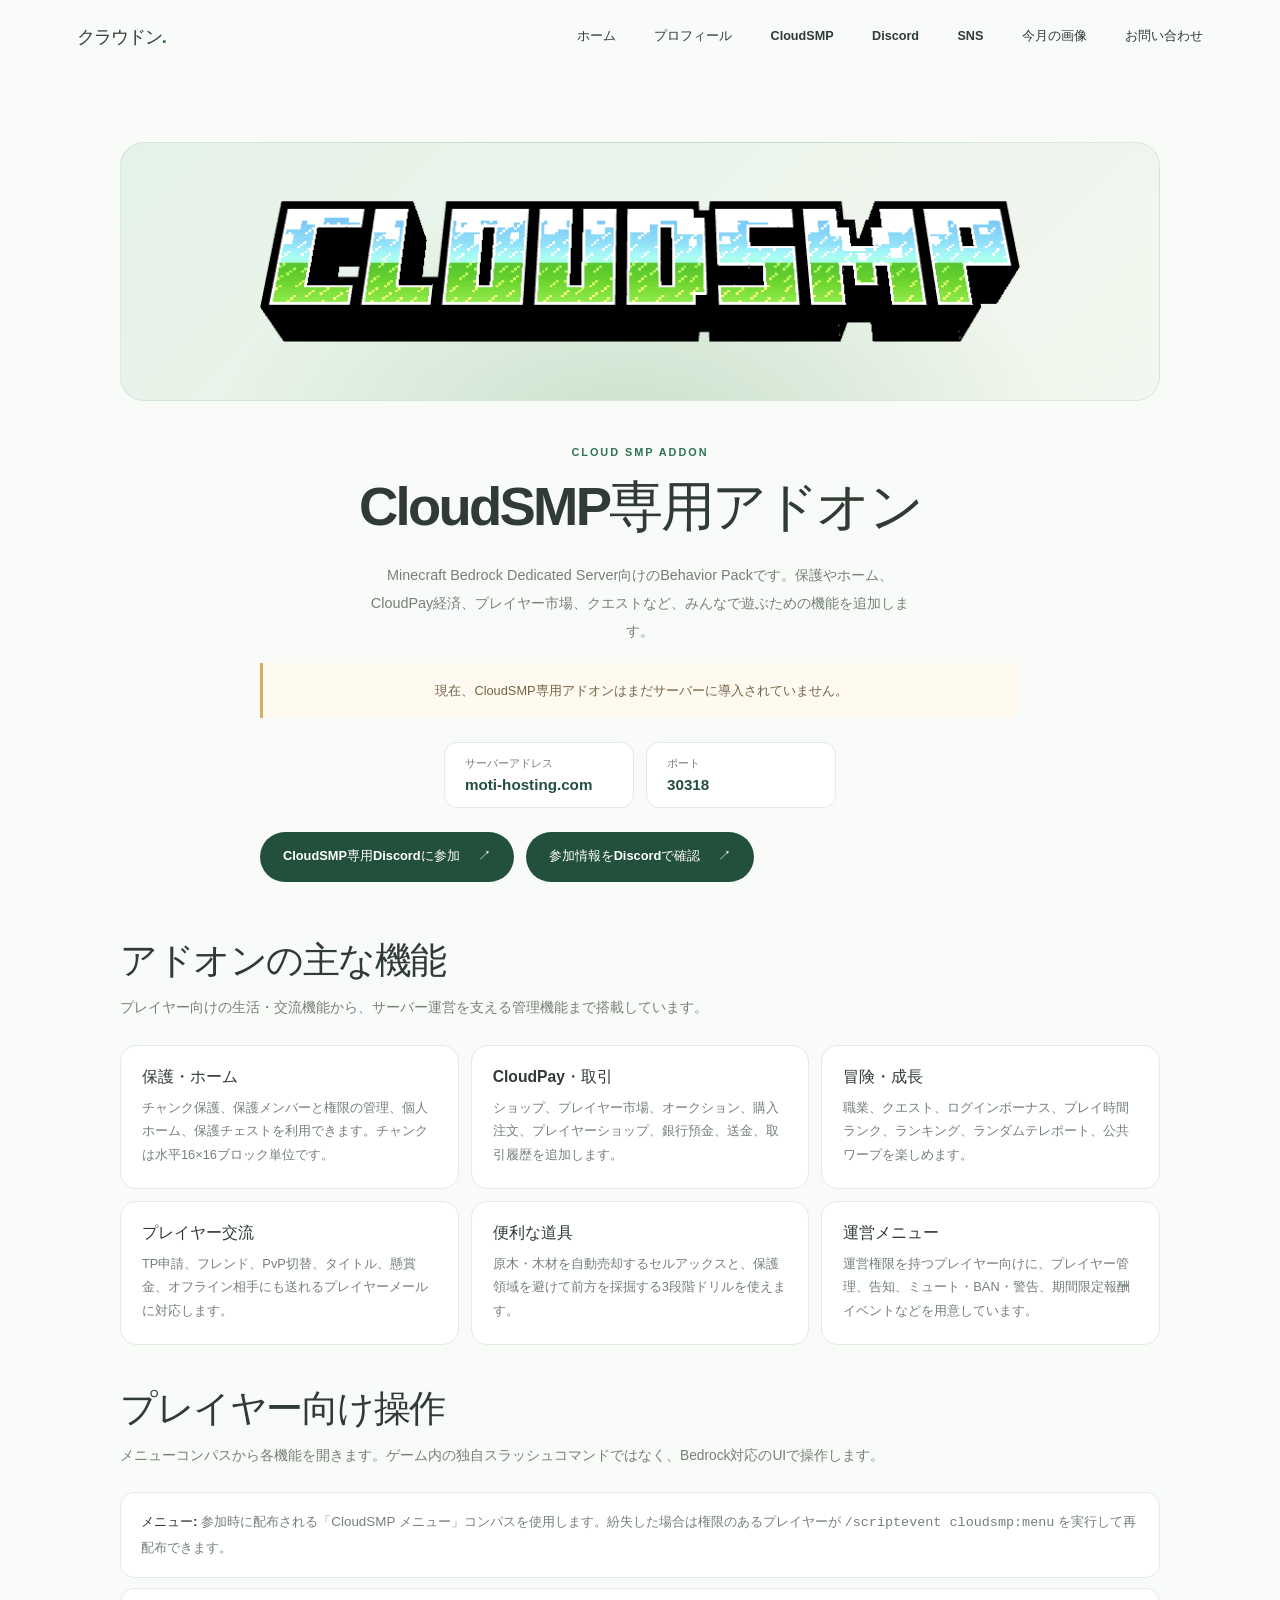
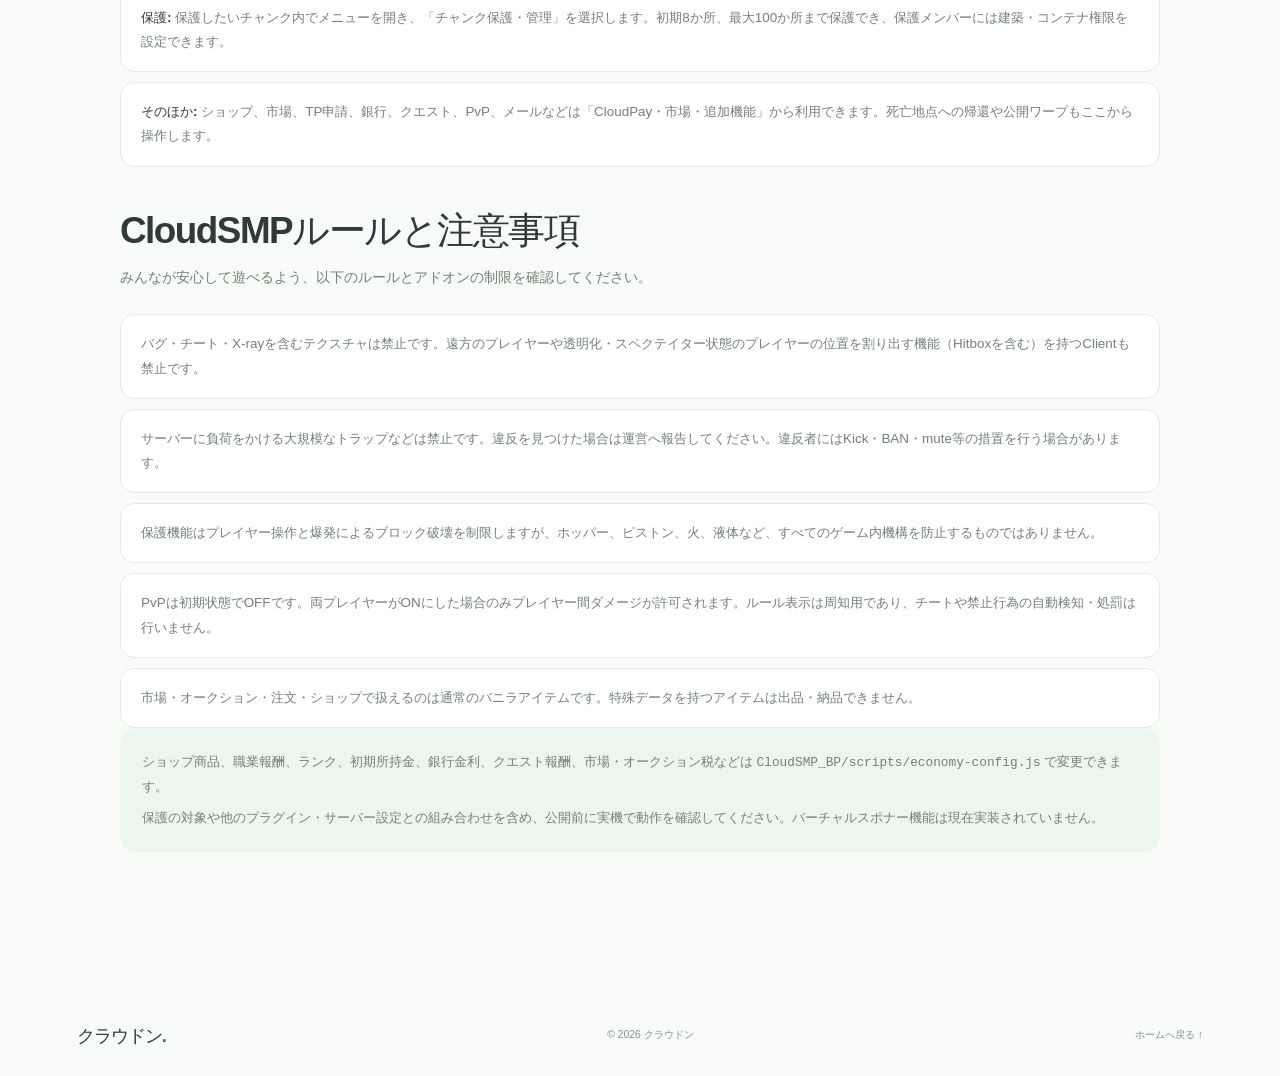
<file: cloudsmp.html>
<!doctype html>
<html lang="ja">
<head>
  <meta charset="utf-8">
  <meta name="viewport" content="width=device-width, initial-scale=1">
  <meta name="theme-color" content="#f8fbf8">
  <meta name="description" content="CloudSMP専用アドオンの機能、サーバー参加情報、プレイヤー向け操作やサーバールールをご紹介します。">
  <link rel="icon" type="image/jpeg" href="channels4_profile (1).jpg">
  <title>CloudSMP | クラウドン</title>
  <link rel="stylesheet" href="styles.css">
  <script src="site-config.js"></script>
  <script src="script.js" defer></script>
</head>
<body class="content-page">
  <header class="site-header">
    <a class="wordmark" href="index.html" aria-label="クラウドン ホーム">クラウドン<span>.</span></a>
    <button class="menu-toggle" type="button" aria-expanded="false" aria-controls="site-nav" aria-label="メニューを開く">
      <span></span><span></span>
    </button>
    <nav class="site-nav" id="site-nav" aria-label="メインメニュー">
      <a href="index.html">ホーム</a>
      <a href="profile.html">プロフィール</a>
      <a href="cloudsmp.html" aria-current="page">CloudSMP</a>
      <a href="discord.html">Discord</a>
      <a href="social.html">SNS</a>
      <a href="images.html">今月の画像</a>
      <a href="index.html#contact">お問い合わせ</a>
    </nav>
  </header>

  <main>
    <section class="section cloudsmp-page" aria-labelledby="cloudsmp-title">
      <div class="section-inner">
        <div class="cloudsmp-banner">
          <img src="title.png" alt="CloudSMP ロゴ">
        </div>
        <div class="cloudsmp-intro">
          <p class="eyebrow">CLOUD SMP ADDON</p>
          <h1 id="cloudsmp-title">CloudSMP専用アドオン</h1>
          <p class="body-copy">Minecraft Bedrock Dedicated Server向けのBehavior Packです。保護やホーム、CloudPay経済、プレイヤー市場、クエストなど、みんなで遊ぶための機能を追加します。</p>
          <p class="cloudsmp-callout" role="note">現在、CloudSMP専用アドオンはまだサーバーに導入されていません。</p>
          <div class="cloudsmp-server-info" aria-label="サーバー接続情報">
            <div><span>サーバーアドレス</span><strong>moti-hosting.com</strong></div>
            <div><span>ポート</span><strong>30318</strong></div>
          </div>
          <div class="cloudsmp-actions">
            <a class="button button-dark" href="https://discord.gg/8VEb7Ee9W8" target="_blank" rel="noopener noreferrer">CloudSMP専用Discordに参加 <span aria-hidden="true">↗</span></a>
            <a class="button button-dark" data-discord-link href="discord.html">参加情報をDiscordで確認 <span aria-hidden="true">↗</span></a>
          </div>
        </div>

        <section class="cloudsmp-section" aria-labelledby="cloudsmp-features">
          <h2 id="cloudsmp-features">アドオンの主な機能</h2>
          <p class="cloudsmp-section-lead">プレイヤー向けの生活・交流機能から、サーバー運営を支える管理機能まで搭載しています。</p>
          <div class="cloudsmp-feature-grid">
            <article class="cloudsmp-feature-card">
              <h3>保護・ホーム</h3>
              <p>チャンク保護、保護メンバーと権限の管理、個人ホーム、保護チェストを利用できます。チャンクは水平16×16ブロック単位です。</p>
            </article>
            <article class="cloudsmp-feature-card">
              <h3>CloudPay・取引</h3>
              <p>ショップ、プレイヤー市場、オークション、購入注文、プレイヤーショップ、銀行預金、送金、取引履歴を追加します。</p>
            </article>
            <article class="cloudsmp-feature-card">
              <h3>冒険・成長</h3>
              <p>職業、クエスト、ログインボーナス、プレイ時間ランク、ランキング、ランダムテレポート、公共ワープを楽しめます。</p>
            </article>
            <article class="cloudsmp-feature-card">
              <h3>プレイヤー交流</h3>
              <p>TP申請、フレンド、PvP切替、タイトル、懸賞金、オフライン相手にも送れるプレイヤーメールに対応します。</p>
            </article>
            <article class="cloudsmp-feature-card">
              <h3>便利な道具</h3>
              <p>原木・木材を自動売却するセルアックスと、保護領域を避けて前方を採掘する3段階ドリルを使えます。</p>
            </article>
            <article class="cloudsmp-feature-card">
              <h3>運営メニュー</h3>
              <p>運営権限を持つプレイヤー向けに、プレイヤー管理、告知、ミュート・BAN・警告、期間限定報酬イベントなどを用意しています。</p>
            </article>
          </div>
        </section>

        <section class="cloudsmp-section" aria-labelledby="cloudsmp-play-title">
          <h2 id="cloudsmp-play-title">プレイヤー向け操作</h2>
          <p class="cloudsmp-section-lead">メニューコンパスから各機能を開きます。ゲーム内の独自スラッシュコマンドではなく、Bedrock対応のUIで操作します。</p>
          <ul class="cloudsmp-list">
            <li><strong>メニュー:</strong> 参加時に配布される「CloudSMP メニュー」コンパスを使用します。紛失した場合は権限のあるプレイヤーが <code>/scriptevent cloudsmp:menu</code> を実行して再配布できます。</li>
            <li><strong>保護:</strong> 保護したいチャンク内でメニューを開き、「チャンク保護・管理」を選択します。初期8か所、最大100か所まで保護でき、保護メンバーには建築・コンテナ権限を設定できます。</li>
            <li><strong>そのほか:</strong> ショップ、市場、TP申請、銀行、クエスト、PvP、メールなどは「CloudPay・市場・追加機能」から利用できます。死亡地点への帰還や公開ワープもここから操作します。</li>
          </ul>
        </section>

        <section class="cloudsmp-section" aria-labelledby="cloudsmp-rules-title">
          <h2 id="cloudsmp-rules-title">CloudSMPルールと注意事項</h2>
          <p class="cloudsmp-section-lead">みんなが安心して遊べるよう、以下のルールとアドオンの制限を確認してください。</p>
          <ul class="cloudsmp-list">
            <li>バグ・チート・X-rayを含むテクスチャは禁止です。遠方のプレイヤーや透明化・スペクテイター状態のプレイヤーの位置を割り出す機能（Hitboxを含む）を持つClientも禁止です。</li>
            <li>サーバーに負荷をかける大規模なトラップなどは禁止です。違反を見つけた場合は運営へ報告してください。違反者にはKick・BAN・mute等の措置を行う場合があります。</li>
            <li>保護機能はプレイヤー操作と爆発によるブロック破壊を制限しますが、ホッパー、ピストン、火、液体など、すべてのゲーム内機構を防止するものではありません。</li>
            <li>PvPは初期状態でOFFです。両プレイヤーがONにした場合のみプレイヤー間ダメージが許可されます。ルール表示は周知用であり、チートや禁止行為の自動検知・処罰は行いません。</li>
            <li>市場・オークション・注文・ショップで扱えるのは通常のバニラアイテムです。特殊データを持つアイテムは出品・納品できません。</li>
          </ul>
          <div class="cloudsmp-notes">
            <p>ショップ商品、職業報酬、ランク、初期所持金、銀行金利、クエスト報酬、市場・オークション税などは <code>CloudSMP_BP/scripts/economy-config.js</code> で変更できます。</p>
            <p>保護の対象や他のプラグイン・サーバー設定との組み合わせを含め、公開前に実機で動作を確認してください。バーチャルスポナー機能は現在実装されていません。</p>
          </div>
        </section>
      </div>
    </section>
  </main>

  <footer class="site-footer">
    <a class="wordmark" href="index.html">クラウドン<span>.</span></a>
    <p>© <span id="current-year"></span> クラウドン</p>
    <a class="back-top" href="index.html">ホームへ戻る ↑</a>
  </footer>
</body>
</html>
</file>
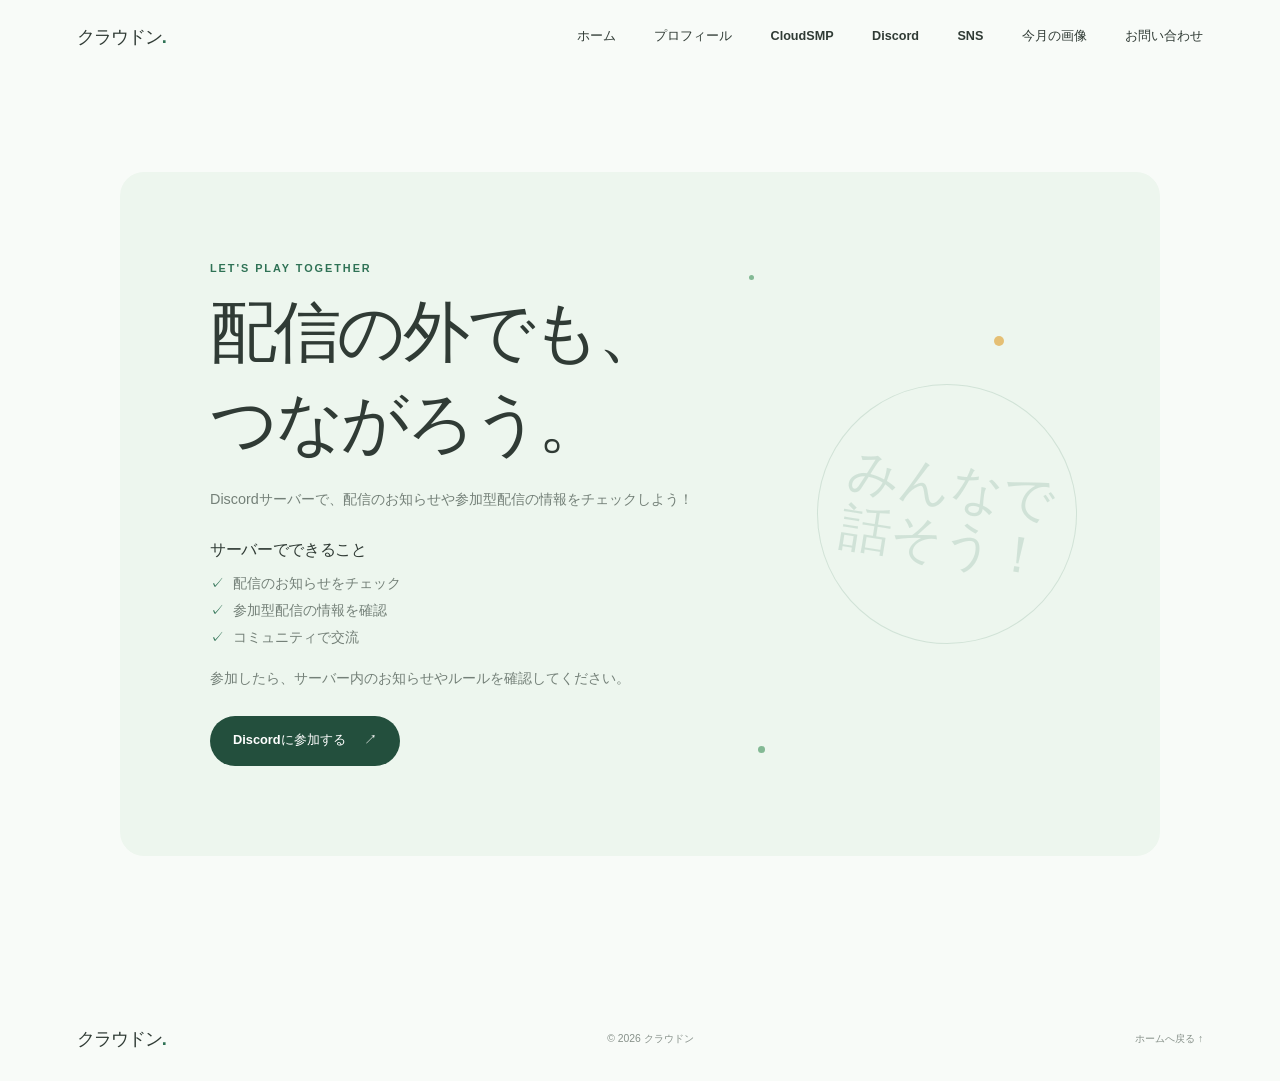
<file: discord.html>
<!doctype html>
<html lang="ja">
<head>
  <meta charset="utf-8">
  <meta name="viewport" content="width=device-width, initial-scale=1">
  <meta name="theme-color" content="#f8fbf8">
  <meta name="description" content="クラウドンのDiscordコミュニティ。配信のお知らせや参加型配信の情報はこちら。">
  <link rel="icon" type="image/jpeg" href="channels4_profile (1).jpg">
  <title>Discord | クラウドン</title>
  <link rel="stylesheet" href="styles.css">
  <script src="site-config.js"></script>
  <script src="script.js" defer></script>
</head>
<body class="content-page">
  <header class="site-header">
    <a class="wordmark" href="index.html" aria-label="クラウドン ホーム">クラウドン<span>.</span></a>
    <button class="menu-toggle" type="button" aria-expanded="false" aria-controls="site-nav" aria-label="メニューを開く">
      <span></span><span></span>
    </button>
    <nav class="site-nav" id="site-nav" aria-label="メインメニュー">
      <a href="index.html">ホーム</a>
      <a href="profile.html">プロフィール</a>
      <a href="cloudsmp.html">CloudSMP</a>
      <a href="discord.html" aria-current="page">Discord</a>
      <a href="social.html">SNS</a>
      <a href="images.html">今月の画像</a>
      <a href="index.html#contact">お問い合わせ</a>
    </nav>
  </header>

  <main>
    <section class="section detail-section" aria-labelledby="discord-title">
      <div class="section-inner discord-detail-card">
        <div class="discord-decoration" aria-hidden="true">みんなで<br>話そう！</div>
        <div class="discord-doodle" aria-hidden="true"><span></span><span></span><span></span></div>
        <div class="detail-copy">
          <p class="eyebrow">LET'S PLAY TOGETHER</p>
          <h1 id="discord-title">配信の外でも、<br>つながろう。</h1>
          <p class="body-copy" data-discord-description>Discordサーバーで、配信のお知らせや参加型配信の情報をチェックしよう！</p>
          <div class="community-notes">
            <h2 class="detail-subheading">サーバーでできること</h2>
            <ul>
              <li>配信のお知らせをチェック</li>
              <li>参加型配信の情報を確認</li>
              <li>コミュニティで交流</li>
            </ul>
            <p class="body-copy">参加したら、サーバー内のお知らせやルールを確認してください。</p>
          </div>
          <a class="button button-dark" data-discord-link href="#discord">Discordに参加する <span aria-hidden="true">↗</span></a>
        </div>
      </div>
    </section>
  </main>

  <footer class="site-footer">
    <a class="wordmark" href="index.html">クラウドン<span>.</span></a>
    <p>© <span id="current-year"></span> クラウドン</p>
    <a class="back-top" href="index.html">ホームへ戻る ↑</a>
  </footer>
</body>
</html>
</file>
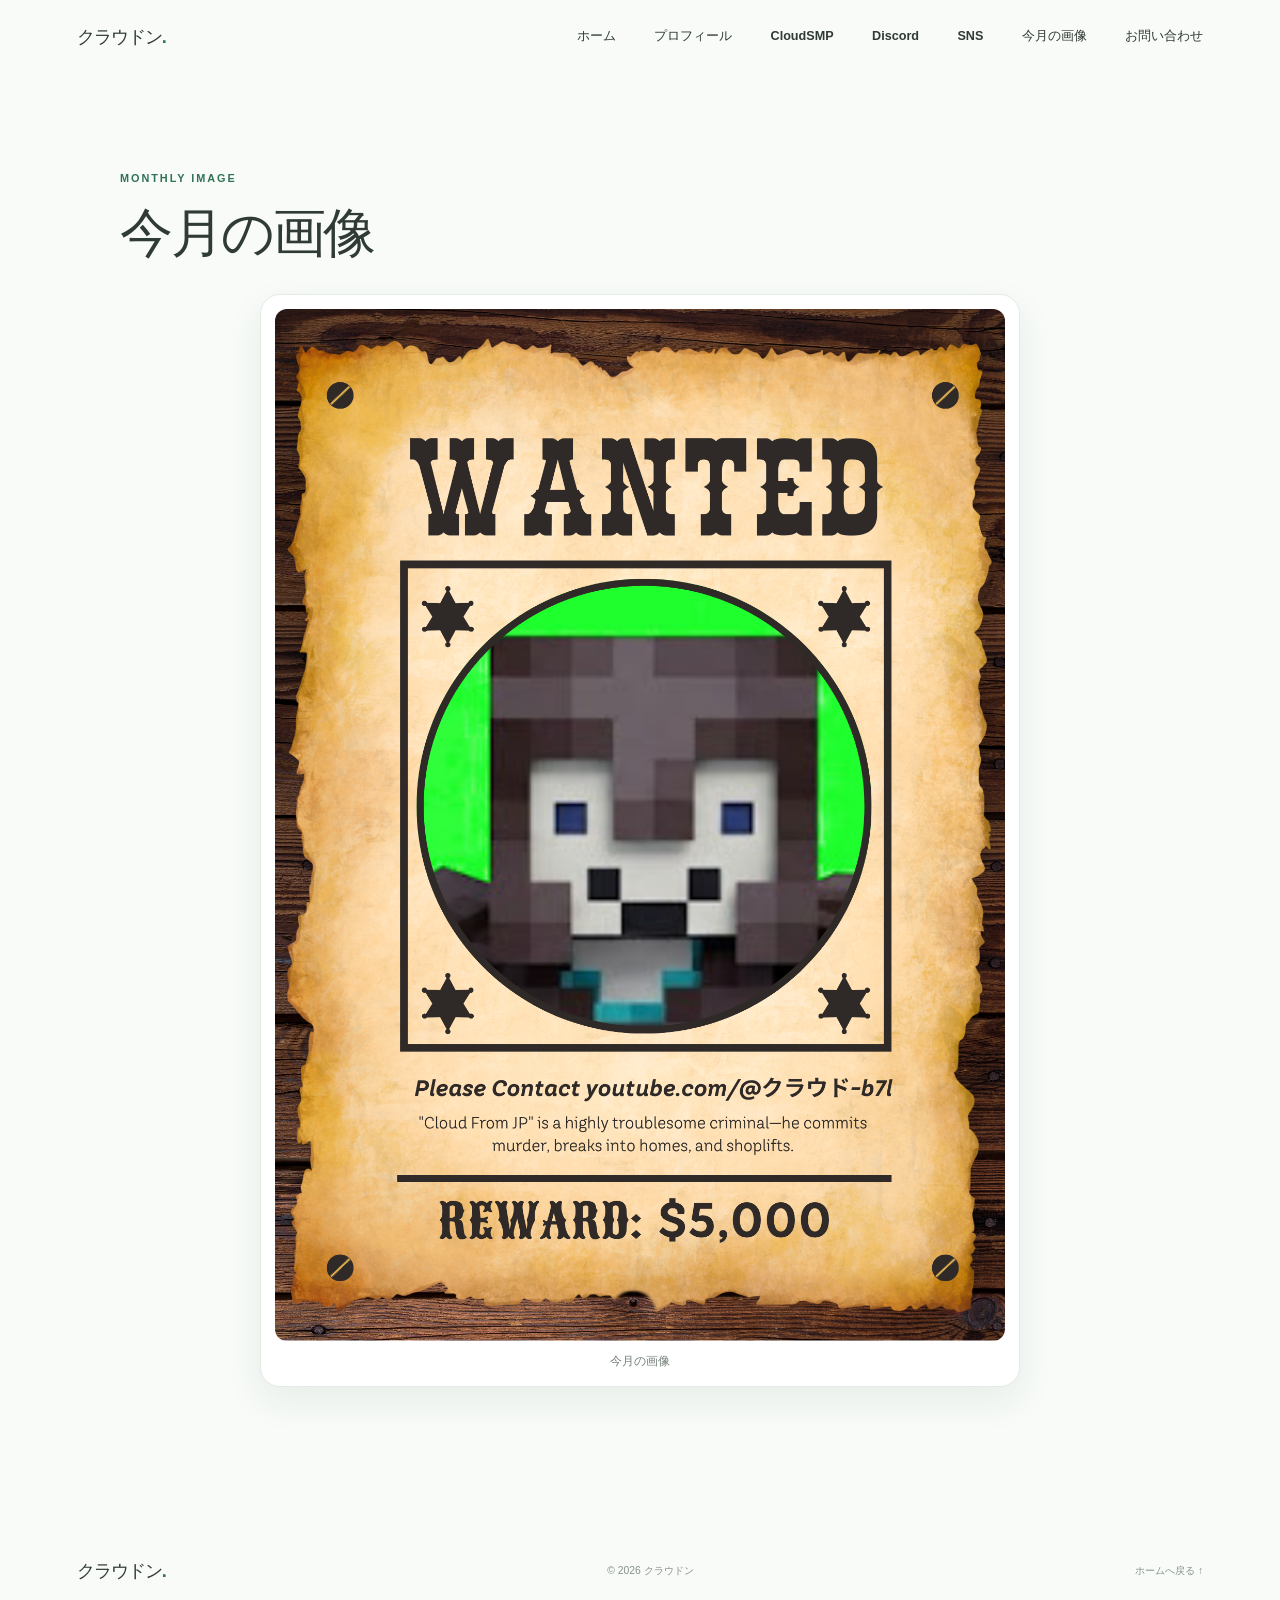
<file: images.html>
<!doctype html>
<html lang="ja">
<head>
  <meta charset="utf-8">
  <meta name="viewport" content="width=device-width, initial-scale=1">
  <meta name="theme-color" content="#f8fbf8">
  <meta name="description" content="クラウドンの今月の画像をご紹介します。">
  <link rel="icon" type="image/jpeg" href="channels4_profile (1).jpg">
  <title>今月の画像 | クラウドン</title>
  <link rel="stylesheet" href="styles.css">
  <script src="site-config.js"></script>
  <script src="script.js" defer></script>
</head>
<body class="content-page">
  <header class="site-header">
    <a class="wordmark" href="index.html" aria-label="クラウドン ホーム">クラウドン<span>.</span></a>
    <button class="menu-toggle" type="button" aria-expanded="false" aria-controls="site-nav" aria-label="メニューを開く">
      <span></span><span></span>
    </button>
    <nav class="site-nav" id="site-nav" aria-label="メインメニュー">
      <a href="index.html">ホーム</a>
      <a href="profile.html">プロフィール</a>
      <a href="cloudsmp.html">CloudSMP</a>
      <a href="discord.html">Discord</a>
      <a href="social.html">SNS</a>
      <a href="images.html" aria-current="page">今月の画像</a>
      <a href="index.html#contact">お問い合わせ</a>
    </nav>
  </header>

  <main>
    <section class="section detail-section gallery-section" aria-labelledby="gallery-title">
      <div class="section-inner">
        <div class="section-heading">
          <div>
            <p class="eyebrow">MONTHLY IMAGE</p>
            <h1 id="gallery-title">今月の画像</h1>
          </div>
        </div>
        <figure class="gallery-image-card">
          <img src="ki.png" alt="Cloud From JPを描いたWANTED風ポスター">
          <figcaption>今月の画像</figcaption>
        </figure>
      </div>
    </section>
  </main>

  <footer class="site-footer">
    <a class="wordmark" href="index.html">クラウドン<span>.</span></a>
    <p>© <span id="current-year"></span> クラウドン</p>
    <a class="back-top" href="index.html">ホームへ戻る ↑</a>
  </footer>
</body>
</html>
</file>
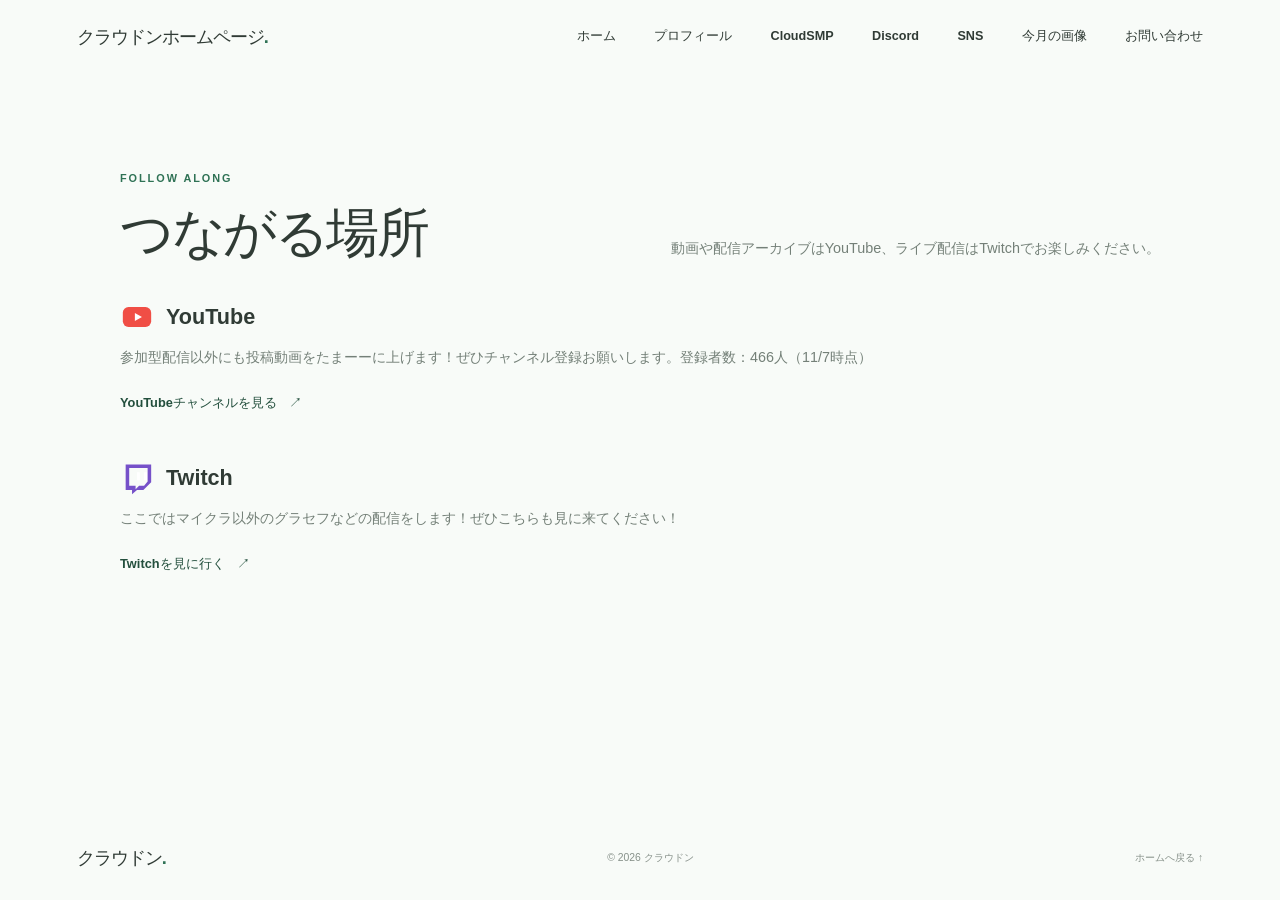
<file: social.html>
<!doctype html>
<html lang="ja">
<head>
  <meta charset="utf-8">
  <meta name="viewport" content="width=device-width, initial-scale=1">
  <meta name="theme-color" content="#f8fbf8">
  <meta name="description" content="クラウドンのSNSのご案内。">
  <link rel="icon" type="image/jpeg" href="channels4_profile (1).jpg">
  <title>SNS | クラウドン</title>
  <link rel="stylesheet" href="styles.css">
  <script src="site-config.js"></script>
  <script src="script.js" defer></script>
</head>
<body class="content-page">
  <header class="site-header">
    <a class="wordmark" href="index.html" aria-label="クラウドン ホーム">クラウドンホームページ<span>.</span></a>
    <button class="menu-toggle" type="button" aria-expanded="false" aria-controls="site-nav" aria-label="メニューを開く">
      <span></span><span></span>
    </button>
    <nav class="site-nav" id="site-nav" aria-label="メインメニュー">
      <a href="index.html">ホーム</a>
      <a href="profile.html">プロフィール</a>
      <a href="cloudsmp.html">CloudSMP</a>
      <a href="discord.html">Discord</a>
      <a href="social.html" aria-current="page">SNS</a>
      <a href="images.html">今月の画像</a>
      <a href="index.html#contact">お問い合わせ</a>
    </nav>
  </header>

  <main>
    <section class="section detail-section social-page-section" aria-labelledby="social-title">
      <div class="section-inner">
        <div class="section-heading">
          <div><p class="eyebrow">FOLLOW ALONG</p><h1 id="social-title">つながる場所</h1></div>
          <p class="body-copy">動画や配信アーカイブはYouTube、ライブ配信はTwitchでお楽しみください。</p>
        </div>
        <div class="social-copy-list">
          <section class="social-copy-item" aria-labelledby="youtube-heading">
            <div class="social-copy-heading">
              <svg class="social-copy-icon youtube-icon" viewBox="0 0 48 48" aria-hidden="true" focusable="false">
                <rect x="4" y="10" width="40" height="28" rx="8"></rect>
                <path d="M21 18.5v11l10-5.5z"></path>
              </svg>
              <h2 id="youtube-heading">YouTube</h2>
            </div>
            <p>参加型配信以外にも投稿動画をたまーーに上げます！ぜひチャンネル登録お願いします。登録者数：466人（11/7時点）</p>
            <a class="text-link" data-youtube-link href="social.html">YouTubeチャンネルを見る <span aria-hidden="true">↗</span></a>
          </section>
          <section class="social-copy-item" aria-labelledby="twitch-heading">
            <div class="social-copy-heading">
              <svg class="social-copy-icon twitch-icon" viewBox="0 0 48 48" aria-hidden="true" focusable="false">
                <path d="M8 5h36v25L33 41h-9l-7 6v-6H8zm5 5v25h9v5l5-5h7l5-6V10z"></path>
                <path d="M24 16h4v11h-4zm10 0h4v11h-4z"></path>
              </svg>
              <h2 id="twitch-heading">Twitch</h2>
            </div>
            <p>ここではマイクラ以外のグラセフなどの配信をします！ぜひこちらも見に来てください！</p>
            <a class="text-link" data-twitch-link href="https://www.twitch.tv/cloudfromjp">Twitchを見に行く <span aria-hidden="true">↗</span></a>
          </section>
        </div>
      </div>
    </section>
  </main>

  <footer class="site-footer">
    <a class="wordmark" href="index.html">クラウドン<span>.</span></a>
    <p>© <span id="current-year"></span> クラウドン</p>
    <a class="back-top" href="index.html">ホームへ戻る ↑</a>
  </footer>
</body>
</html>
</file>
<file: styles.css>
:root {
  color-scheme: light;
  --paper: #f8fbf8;
  --white: #fff;
  --ink: #303b35;
  --muted: #748078;
  --green: #2f7255;
  --green-dark: #234f3d;
  --mint: #dcefe1;
  --mint-pale: #edf6ee;
  --line: #e4ebe5;
  --thumb-width: clamp(150px, 30vw, 330px);
  font-family: "Hiragino Kaku Gothic ProN", "Yu Gothic", Meiryo, sans-serif;
  font-synthesis: none;
  text-rendering: optimizeLegibility;
}

* { box-sizing: border-box; }
html { scroll-behavior: smooth; scroll-padding-top: 76px; }
body { margin: 0; background: var(--paper); color: var(--ink); }
a { color: inherit; }
button { font: inherit; }

.site-header {
  position: absolute;
  z-index: 5;
  inset: 0 0 auto;
  display: flex;
  align-items: center;
  justify-content: space-between;
  min-height: 72px;
  padding: 0 clamp(20px, 6vw, 84px);
  color: var(--ink);
}
.wordmark { font-size: 1.14rem; font-weight: 800; letter-spacing: -.055em; text-decoration: none; }
.wordmark span { color: var(--green); }
.site-nav { display: flex; align-items: center; gap: clamp(18px, 3vw, 42px); }
.site-nav a { min-height: 44px; display: inline-flex; align-items: center; text-decoration: none; font-size: .79rem; font-weight: 600; transition: color .2s; }
.site-nav a:hover, .text-link:hover { color: var(--green); }
.menu-toggle { display: none; }

.hero {
  position: relative;
  display: grid;
  min-height: min(760px, 100vh);
  min-height: min(760px, 100svh);
  align-items: center;
  overflow: hidden;
  isolation: isolate;
  background: #dcefe2;
}
.marquee-stack { position: absolute; z-index: -2; inset: 19% -2% 16%; display: flex; flex-direction: column; justify-content: center; gap: 18px; transform: rotate(-4deg) scale(1.13); }
.marquee-row { overflow: hidden; width: 100%; }
.marquee-track { display: flex; width: max-content; gap: 0; animation: drift-left 50s linear .65s infinite backwards; }
.marquee-row-lower .marquee-track { position: relative; left: calc(var(--thumb-width) / -2); }
.marquee-card {
  position: relative;
  display: block;
  width: var(--thumb-width);
  aspect-ratio: 16 / 9;
  flex: 0 0 auto;
  overflow: hidden;
  border: 5px solid rgba(255,255,255,.82);
  border-radius: 13px;
  background: linear-gradient(135deg, #a9d8b7, #5f9b77);
  box-shadow: 0 14px 34px rgba(44, 80, 57, .15);
  text-decoration: none;
  margin-right: 16px;
}
.marquee-card img { width: 100%; height: 100%; display: block; object-fit: cover; }
.marquee-card::after { position: absolute; inset: auto 0 0; content: ""; height: 48%; background: linear-gradient(transparent, rgba(28, 44, 34, .68)); }
.marquee-card-title { position: absolute; z-index: 1; inset: auto 12px 10px; overflow: hidden; color: white; font-size: clamp(.65rem, 1.25vw, .88rem); font-weight: 700; text-overflow: ellipsis; white-space: nowrap; text-shadow: 0 1px 5px #26352b; }
.marquee-card.is-placeholder { display: grid; place-items: center; background: linear-gradient(145deg, #c8e5ce, #83b991); }
.marquee-card.is-placeholder::before { content: "クラウドン"; color: rgba(255,255,255,.83); font-size: clamp(1.2rem, 3vw, 2rem); font-weight: 800; letter-spacing: -.06em; }
.marquee-card.is-placeholder::after { content: "動画を準備中"; inset: auto 12px 10px; height: auto; background: none; text-align: center; font-size: .65rem; color: rgba(255,255,255,.9); }
.hero-shade { position: absolute; z-index: -1; inset: 0; background: radial-gradient(ellipse at center, rgba(247,251,247,.82) 0%, rgba(247,251,247,.59) 34%, rgba(247,251,247,.06) 76%); }
.hero-content { width: min(100% - 40px, 720px); margin: 28px auto 0; text-align: center; animation: rise-in .8s both; }
.eyebrow { margin: 0 0 13px; color: var(--green); font-size: .68rem; font-weight: 800; letter-spacing: .18em; }
.hero-eyebrow { color: #527a60; }
.hero h1 { margin: 0; font-size: clamp(3.5rem, 12vw, 7.5rem); line-height: .96; letter-spacing: -.09em; font-weight: 850; white-space: nowrap; }
.hero-copy { margin: 19px 0 27px; color: #596a5d; font-size: clamp(.86rem, 2.4vw, 1.05rem); letter-spacing: .08em; }
.button { display: inline-flex; align-items: center; justify-content: center; gap: 18px; min-height: 50px; padding: 0 23px; border-radius: 99px; font-size: .8rem; font-weight: 700; text-decoration: none; transition: transform .2s, background .2s; }
.button:hover { transform: translateY(-2px); }
.button-light { background: white; color: var(--green-dark); box-shadow: 0 6px 22px rgba(49, 93, 64, .1); }
.button-light:hover { background: #f3fbf4; }
.scroll-cue { position: absolute; bottom: 23px; left: 50%; display: flex; align-items: center; flex-direction: column; gap: 7px; color: #55705d; font-size: .55rem; font-weight: 700; letter-spacing: .16em; text-decoration: none; transform: translateX(-50%); }
.scroll-cue span { width: 1px; height: 26px; background: #779480; }
.hero-sparkle { position: absolute; color: rgba(64, 126, 83, .4); }
.sparkle-one { top: 26%; left: 12%; font-size: 1.8rem; }
.sparkle-two { right: 12%; bottom: 25%; font-size: 1.3rem; }
.intro-screen { position: fixed; z-index: 20; inset: 0; display: grid; place-items: center; background: var(--paper); animation: intro-screen-fade .55s ease 1.05s forwards; }
.intro-screen span { color: var(--green-dark); font-size: clamp(3.5rem, 14vw, 7rem); font-weight: 850; letter-spacing: -.09em; animation: intro-wordmark-in .55s ease-out both; }
.section { padding: clamp(75px, 11vw, 145px) 24px; }
.section-inner { position: relative; width: min(100%, 1040px); margin: 0 auto; }
.profile-mark { position: relative; display: grid; width: min(100%, 320px); aspect-ratio: 1; place-items: center; justify-self: center; border-radius: 50%; background: var(--mint); transform: rotate(-4deg); }
.profile-mark::before, .profile-mark::after { position: absolute; z-index: 0; content: ""; border: 1px solid rgba(47,114,85,.17); border-radius: 50%; pointer-events: none; }
.profile-mark::before { inset: 13%; }
.profile-mark::after { inset: 23%; }
.profile-avatar { position: relative; z-index: 1; width: 76%; aspect-ratio: 1; border: 6px solid rgba(255,255,255,.9); border-radius: 28%; object-fit: cover; box-shadow: 0 12px 30px rgba(44,80,57,.16); transform: rotate(4deg); }
.profile-mark i { position: absolute; z-index: 2; top: 13%; right: 11%; width: 22px; height: 22px; border-radius: 50%; background: #f2c879; }
.section-heading h2, .contact-inner h2 { margin: 0; font-size: clamp(2rem, 5vw, 3.3rem); line-height: 1.38; letter-spacing: -.045em; }
.body-copy { max-width: 550px; margin: 17px 0 0; color: var(--muted); font-size: .9rem; line-height: 1.95; }
.profile-tags { display: flex; flex-wrap: wrap; gap: 8px; margin-top: 22px; }
.profile-tags span { padding: 8px 12px; border-radius: 99px; background: #edf4ee; color: #52705c; font-size: .68rem; font-weight: 700; }
.subscriber-count { display: flex; flex-wrap: wrap; align-items: baseline; gap: 9px; margin: 22px 0 0; color: var(--muted); font-size: .78rem; }
.subscriber-count strong { color: var(--green-dark); font-size: 1.05rem; }
.profile-actions { display: flex; flex-wrap: wrap; gap: 12px; margin-top: 24px; }
.profile-actions .button { margin-top: 0; }
.button-dark { margin-top: 24px; background: var(--green-dark); color: white; }
.button-dark:hover { background: var(--green); }
.discord-decoration { position: absolute; right: 11%; top: 50%; display: grid; width: clamp(160px, 25vw, 260px); aspect-ratio: 1; place-content: center; border: 1px solid rgba(47,114,85,.15); border-radius: 50%; color: rgba(47,114,85,.15); font-size: clamp(2rem, 4vw, 3.5rem); font-weight: 800; line-height: 1.12; text-align: center; transform: translateY(-50%) rotate(9deg); }
.discord-doodle span { position: absolute; width: 10px; height: 10px; border-radius: 50%; background: #e5bf74; }
.discord-doodle span:nth-child(1) { top: 24%; right: 15%; }
.discord-doodle span:nth-child(2) { right: 38%; bottom: 15%; width: 7px; height: 7px; background: #83b994; }
.discord-doodle span:nth-child(3) { top: 15%; right: 39%; width: 5px; height: 5px; background: #83b994; }

.social-section { padding-bottom: clamp(75px, 10vw, 125px); }
.social-page-section { padding-top: clamp(55px, 8vw, 100px); }
.social-page-section .section-heading { align-items: end; }
.social-page-section .section-heading h1 { margin: 0; font-size: clamp(2rem, 5vw, 3.3rem); line-height: 1.38; letter-spacing: -.045em; }
.social-copy-list { display: grid; max-width: 760px; gap: 34px; }
.social-copy-heading { display: flex; align-items: center; gap: 12px; }
.social-copy-icon { display: block; width: 34px; height: 34px; flex: 0 0 auto; }
.social-copy-item h2 { margin: 0; font-size: 1.35rem; }
.social-copy-item p { margin: 10px 0 0; color: var(--muted); font-size: .9rem; line-height: 1.9; }
.social-copy-item .text-link { margin-top: 8px; }
.section-heading { display: flex; align-items: end; justify-content: space-between; gap: 20px; margin-bottom: 30px; }
.section-heading .body-copy { margin: 0 0 8px; }
.announcements-section { padding-top: clamp(70px, 9vw, 110px); padding-bottom: clamp(75px, 10vw, 125px); background: #fff; }
.announcement-list { display: grid; gap: 12px; margin: 0; padding: 0; list-style: none; }
.announcement-card { display: grid; grid-template-columns: minmax(130px, .35fr) 1fr auto; align-items: center; gap: 24px; padding: clamp(20px, 4vw, 32px); border: 1px solid var(--line); border-radius: 18px; background: var(--paper); }
.announcement-category { justify-self: start; padding: 8px 12px; border-radius: 99px; background: var(--mint); color: var(--green-dark); font-size: .68rem; font-weight: 800; }
.announcement-date { display: block; margin-bottom: 6px; color: var(--muted); font-size: .72rem; }
.announcement-card h3 { margin: 0; font-size: 1rem; }
.announcement-card p { margin: 8px 0 0; color: var(--muted); font-size: .82rem; line-height: 1.8; }
.announcement-link { margin: 0; white-space: nowrap; }
.announcement-status { margin: 0; color: var(--muted); font-size: .82rem; text-align: center; }
.announcement-status:empty { display: none; }
.social-links { display: grid; grid-template-columns: repeat(2, 1fr); gap: 12px; }
.social-card { position: relative; display: flex; min-height: 132px; align-items: end; justify-content: space-between; padding: 20px 52px 20px 20px; border: 1px solid var(--line); border-radius: 15px; background: white; text-decoration: none; transition: transform .2s, border-color .2s, background .2s; }
.social-card:hover:not(.is-disabled) { transform: translateY(-4px); border-color: #b6d2bd; }
.social-card.is-disabled { cursor: default; }
.social-youtube { background: #e9f4eb; border-color: #e9f4eb; }
.social-icon { position: absolute; top: 17px; right: 17px; width: 43px; height: 43px; }
.youtube-icon rect { fill: #f04e45; }
.youtube-icon path { fill: #fff; }
.twitch-icon path:first-child { fill: #7651c9; }
.twitch-icon path:last-child { fill: #fff; }
.social-index { position: absolute; top: 18px; left: 20px; color: #98a69b; font-size: .63rem; font-weight: 700; }
.social-name { font-size: 1.05rem; font-weight: 800; }
.social-name small { display: block; margin-top: 3px; color: var(--muted); font-size: .65rem; font-weight: 500; }
.social-arrow { color: var(--green); font-size: 1.1rem; }

.page-link-grid { display: grid; grid-template-columns: 1fr; gap: 16px; }
.pages-section { overflow-x: clip; }
.page-link-card { position: relative; display: grid; min-height: 170px; grid-template-columns: 1fr 42px; align-items: center; gap: 20px; overflow: hidden; padding: clamp(24px, 4vw, 38px); border-radius: 20px; text-decoration: none; transition: transform .2s; }
.page-link-card:hover { transform: translateY(-4px); }
.profile-link-card { background: #e7f2e8; }
.discord-link-card { background: #eef4ed; }
.page-link-content { display: grid; grid-template-columns: minmax(145px, .7fr) minmax(180px, 1.1fr) minmax(180px, 1fr); align-items: center; gap: 22px; }
.page-link-index { color: var(--green); font-size: .64rem; font-weight: 800; letter-spacing: .12em; }
.page-link-title { font-size: clamp(1.35rem, 3vw, 2rem); font-weight: 800; line-height: 1.35; letter-spacing: -.05em; }
.page-link-copy { color: var(--muted); font-size: .78rem; }
.page-link-arrow { display: grid; width: 42px; height: 42px; place-items: center; border: 1px solid rgba(47,114,85,.2); border-radius: 50%; color: var(--green); }
.page-link-grid.has-scroll-reveal .page-link-card { opacity: var(--scroll-opacity, 0); transform: translate3d(var(--scroll-offset, -110vw), 0, 0); will-change: transform, opacity; }
.cloudsmp-link-card { background: linear-gradient(115deg, #e4f0e5, #eef5eb); }

.cloudsmp-page { padding-top: clamp(35px, 6vw, 70px); }
.cloudsmp-banner {
  display: grid;
  min-height: 230px;
  place-items: center;
  overflow: hidden;
  padding: clamp(28px, 6vw, 58px);
  border: 1px solid rgba(47,114,85,.1);
  border-radius: 24px;
  background:
    radial-gradient(ellipse at 50% 120%, rgba(114,174,124,.3), transparent 58%),
    linear-gradient(135deg, #e5f2e7, #f3f7ef);
}
.cloudsmp-banner img { display: block; width: min(100%, 760px); height: auto; }
.cloudsmp-intro { max-width: 760px; margin: 0 auto; padding: 45px 0 15px; text-align: center; }
.cloudsmp-intro h1 { margin: 0; font-size: clamp(2.1rem, 6vw, 3.4rem); letter-spacing: -.05em; }
.cloudsmp-intro .body-copy { margin-right: auto; margin-left: auto; }
.cloudsmp-server-info { display: flex; width: fit-content; flex-wrap: wrap; justify-content: center; gap: 12px; margin: 24px auto 0; }
.cloudsmp-server-info div { display: grid; min-width: 190px; gap: 5px; padding: 14px 20px; border: 1px solid var(--line); border-radius: 13px; background: white; text-align: left; }
.cloudsmp-server-info span { color: var(--muted); font-size: .68rem; }
.cloudsmp-server-info strong { color: var(--green-dark); font-size: .95rem; }
.cloudsmp-section { padding-top: 40px; }
.cloudsmp-section h2 { margin: 0; font-size: clamp(1.6rem, 4vw, 2.3rem); letter-spacing: -.04em; }
.cloudsmp-section-lead { margin: 10px 0 24px; color: var(--muted); font-size: .86rem; line-height: 1.8; }
.cloudsmp-feature-grid { display: grid; grid-template-columns: repeat(3, minmax(0, 1fr)); gap: 12px; }
.cloudsmp-feature-card { padding: 21px; border: 1px solid var(--line); border-radius: 16px; background: white; }
.cloudsmp-feature-card h3 { margin: 0; font-size: .98rem; }
.cloudsmp-feature-card p, .cloudsmp-notes p { margin: 8px 0 0; color: var(--muted); font-size: .8rem; line-height: 1.85; }
.cloudsmp-list { display: grid; gap: 10px; margin: 0; padding: 0; list-style: none; }
.cloudsmp-list li { padding: 17px 20px; border: 1px solid var(--line); border-radius: 14px; background: white; color: var(--muted); font-size: .84rem; line-height: 1.8; }
.cloudsmp-list strong { color: var(--ink); }
.cloudsmp-steps { counter-reset: cloudsmp-step; }
.cloudsmp-steps li { position: relative; padding-left: 58px; counter-increment: cloudsmp-step; }
.cloudsmp-steps li::before { position: absolute; top: 16px; left: 18px; display: grid; width: 26px; height: 26px; place-items: center; border-radius: 50%; background: var(--mint); color: var(--green-dark); content: counter(cloudsmp-step); font-size: .72rem; font-weight: 800; }
.cloudsmp-code { display: block; overflow-x: auto; margin-top: 12px; padding: 14px 16px; border-radius: 10px; background: #f1f5f1; color: var(--green-dark); font: .78rem/1.7 "Cascadia Code", Consolas, monospace; white-space: pre; }
.cloudsmp-actions { display: flex; flex-wrap: wrap; gap: 12px; margin-top: 24px; }
.cloudsmp-actions .button { margin-top: 0; }
.cloudsmp-notes { padding: 22px; border-radius: 16px; background: var(--mint-pale); }
.cloudsmp-notes p:first-child { margin-top: 0; }
.cloudsmp-callout { margin-top: 18px; padding: 16px 18px; border-left: 3px solid #d5ad61; border-radius: 0 10px 10px 0; background: #fffaf0; color: #766344; font-size: .8rem; line-height: 1.8; }

.content-page .site-header { position: relative; background: var(--paper); }
.detail-section { min-height: calc(100vh - 157px); padding-top: clamp(55px, 8vw, 100px); }
.detail-layout { display: grid; grid-template-columns: minmax(220px, .75fr) 1.3fr; align-items: center; gap: clamp(35px, 8vw, 115px); }
.detail-profile-mark { width: min(100%, 340px); }
.detail-copy { max-width: 640px; }
.detail-copy h1 { margin: 0; font-size: clamp(2.4rem, 6vw, 4.2rem); line-height: 1.35; letter-spacing: -.05em; }
.detail-copy h1 span { color: var(--green); }
.detail-subheading { margin: 34px 0 0; font-size: 1rem; letter-spacing: -.02em; }
.detail-copy .button { margin-top: 24px; }
.discord-detail-card { position: relative; display: flex; min-height: 500px; align-items: center; overflow: hidden; padding: clamp(32px, 8vw, 90px); border-radius: 24px; background: var(--mint-pale); }
.discord-detail-card .detail-copy { position: relative; z-index: 1; }
.discord-detail-card .body-copy { max-width: 500px; }
.discord-detail-card .discord-decoration { right: 8%; }
.discord-detail-card .discord-doodle { position: absolute; inset: 0; }
.community-notes { margin-top: 26px; }
.community-notes .detail-subheading { margin-top: 0; }
.community-notes ul { display: grid; gap: 9px; margin: 14px 0 0; padding: 0; color: var(--muted); font-size: .85rem; list-style: none; }
.community-notes li::before { margin-right: 9px; color: var(--green); content: "✓"; font-weight: 800; }

.gallery-section .section-heading { margin-bottom: 24px; }
.gallery-section h1 { margin: 0; font-size: clamp(2rem, 5vw, 3.3rem); line-height: 1.38; letter-spacing: -.045em; }
.gallery-image-card { width: min(100%, 760px); margin: 0 auto; padding: 14px; border: 1px solid var(--line); border-radius: 20px; background: white; box-shadow: 0 14px 36px rgba(44,80,57,.08); }
.gallery-image-card img { display: block; width: 100%; height: auto; border-radius: 12px; }
.gallery-image-card figcaption { padding: 12px 4px 2px; color: var(--muted); font-size: .75rem; text-align: center; }

.contact-section { padding-top: 70px; padding-bottom: 80px; background: #f0f6f0; text-align: center; }
.contact-inner .body-copy { margin-right: auto; margin-left: auto; }
.text-link { display: inline-flex; min-height: 48px; align-items: center; gap: 12px; margin-top: 18px; color: var(--green-dark); font-size: .8rem; font-weight: 800; text-decoration: none; transition: color .2s; }
.site-footer { display: flex; min-height: 85px; align-items: center; justify-content: space-between; gap: 15px; padding: 18px clamp(20px, 6vw, 84px); background: var(--paper); }
.site-footer p, .back-top { margin: 0; color: #87918a; font-size: .65rem; }
.back-top { min-height: 44px; display: inline-flex; align-items: center; text-decoration: none; }
.is-disabled { opacity: .58; }

@keyframes drift-left { to { transform: translateX(-50%); } }
@keyframes rise-in { from { opacity: 0; transform: translateY(14px); } to { opacity: 1; transform: translateY(0); } }
@keyframes intro-wordmark-in { from { opacity: 0; transform: translateY(10px); } to { opacity: 1; transform: translateY(0); } }
@keyframes intro-screen-fade { to { opacity: 0; visibility: hidden; } }

@media (hover: hover) and (prefers-reduced-motion: no-preference) {
  .marquee-stack:hover .marquee-track { animation-play-state: paused; }
}
@media (max-width: 700px) {
  :root { --thumb-width: clamp(136px, 41vw, 205px); }
  html { scroll-padding-top: 64px; }
  .site-header { min-height: 64px; padding: 0 20px; }
  .content-page .site-header { position: sticky; top: 0; background: rgba(248,251,248,.96); }
  .menu-toggle { z-index: 2; display: flex; width: 44px; height: 44px; flex-direction: column; align-items: center; justify-content: center; gap: 6px; border: 0; border-radius: 50%; background: rgba(255,255,255,.8); cursor: pointer; }
  .menu-toggle span { width: 18px; height: 1.5px; background: var(--ink); transition: transform .2s; }
  .menu-toggle[aria-expanded="true"] span:first-child { transform: translateY(3.75px) rotate(45deg); }
  .menu-toggle[aria-expanded="true"] span:last-child { transform: translateY(-3.75px) rotate(-45deg); }
  .site-nav { position: absolute; top: 56px; right: 15px; left: 15px; display: none; flex-direction: column; align-items: stretch; gap: 0; padding: 8px 17px; border: 1px solid rgba(47,114,85,.1); border-radius: 16px; background: rgba(255,255,255,.97); box-shadow: 0 14px 35px rgba(39,70,47,.1); }
  .site-nav.is-open { display: flex; }
  .site-nav a { min-height: 48px; border-bottom: 1px solid var(--line); }
  .site-nav a:last-child { border-bottom: 0; }
  .hero { min-height: min(700px, 100vh); min-height: min(700px, 100svh); }
  .marquee-stack { inset: 24% -5% 23%; gap: 13px; transform: rotate(-5deg) scale(1.16); }
  .marquee-track { animation-duration: 48s; }
  .marquee-card { margin-right: 10px; }
  .marquee-card { border-width: 3px; border-radius: 9px; }
  .marquee-card-title { inset: auto 7px 7px; }
  .hero-shade { background: radial-gradient(ellipse at center, rgba(247,251,247,.9) 0%, rgba(247,251,247,.67) 45%, rgba(247,251,247,.1) 100%); }
  .hero-content { margin-top: 20px; }
  .hero h1 { font-size: clamp(3.2rem, 16.5vw, 5.5rem); }
  .hero-copy { margin: 15px 0 22px; }
  .scroll-cue { bottom: 14px; }
  .section { padding-right: 22px; padding-left: 22px; }
  .page-link-grid { gap: 10px; }
  .page-link-card { min-height: 130px; grid-template-columns: 1fr 34px; gap: 12px; padding: 18px; border-radius: 15px; }
  .page-link-content { grid-template-columns: minmax(0, .8fr) minmax(0, 1.2fr); gap: 8px 12px; }
  .page-link-index { font-size: .52rem; letter-spacing: .08em; }
  .page-link-title { font-size: clamp(1rem, 4.5vw, 1.35rem); }
  .page-link-copy { grid-column: 1 / -1; font-size: .68rem; }
  .page-link-arrow { width: 34px; height: 34px; }
  .detail-section { min-height: calc(100vh - 139px); padding-top: 45px; }
  .detail-layout { grid-template-columns: 1fr; gap: 35px; }
  .cloudsmp-page { padding-top: 24px; }
  .cloudsmp-banner { min-height: 145px; padding: 26px 20px; border-radius: 18px; }
  .cloudsmp-intro { padding-top: 32px; }
  .cloudsmp-server-info { width: 100%; gap: 8px; }
  .cloudsmp-server-info div { min-width: min(100%, 160px); flex: 1; padding: 12px 14px; }
  .cloudsmp-server-info strong { font-size: .84rem; }
  .cloudsmp-section { padding-top: 32px; }
  .cloudsmp-feature-grid { grid-template-columns: 1fr; gap: 9px; }
  .cloudsmp-feature-card { padding: 18px; }
  .detail-profile-mark { width: min(52vw, 220px); }
  .profile-avatar { border-width: 4px; }
  .detail-copy { margin: 0 auto; }
  .discord-detail-card { min-height: 580px; align-items: flex-start; padding: 36px 25px; border-radius: 20px; }
  .discord-detail-card .discord-decoration { top: auto; right: -18px; bottom: -30px; width: 180px; transform: rotate(9deg); }
  .discord-detail-card .detail-copy { max-width: 100%; }
  .discord-detail-card .detail-copy > .body-copy { max-width: 330px; }
  .section-heading { align-items: start; flex-direction: column; gap: 8px; }
  .announcement-card { grid-template-columns: 1fr; gap: 12px; }
  .announcement-link { justify-self: start; }
  .social-links { grid-template-columns: 1fr; gap: 9px; }
  .social-card { min-height: 90px; align-items: center; padding: 18px 76px 18px 20px; }
  .social-icon { top: 50%; right: 42px; width: 34px; height: 34px; transform: translateY(-50%); }
  .social-arrow { position: absolute; top: 50%; right: 16px; transform: translateY(-50%); }
  .social-index { top: 12px; left: auto; right: 16px; font-size: .56rem; }
  .contact-section { padding-top: 65px; padding-bottom: 65px; }
  .site-footer { flex-wrap: wrap; min-height: 75px; padding: 15px 20px; }
}
@media (max-width: 380px) {
  .hero h1 { font-size: 3.5rem; }
  .profile-tags { gap: 6px; }
  .profile-tags span { padding: 7px 9px; }
}
@media (prefers-reduced-motion: reduce) {
  *, *::before, *::after { scroll-behavior: auto !important; animation-duration: .01ms !important; animation-iteration-count: 1 !important; transition-duration: .01ms !important; }
  .intro-screen { display: none; }
  .marquee-track { animation: none !important; }
  .page-link-grid.has-scroll-reveal .page-link-card { opacity: 1; transform: none; will-change: auto; }
}
</file>
